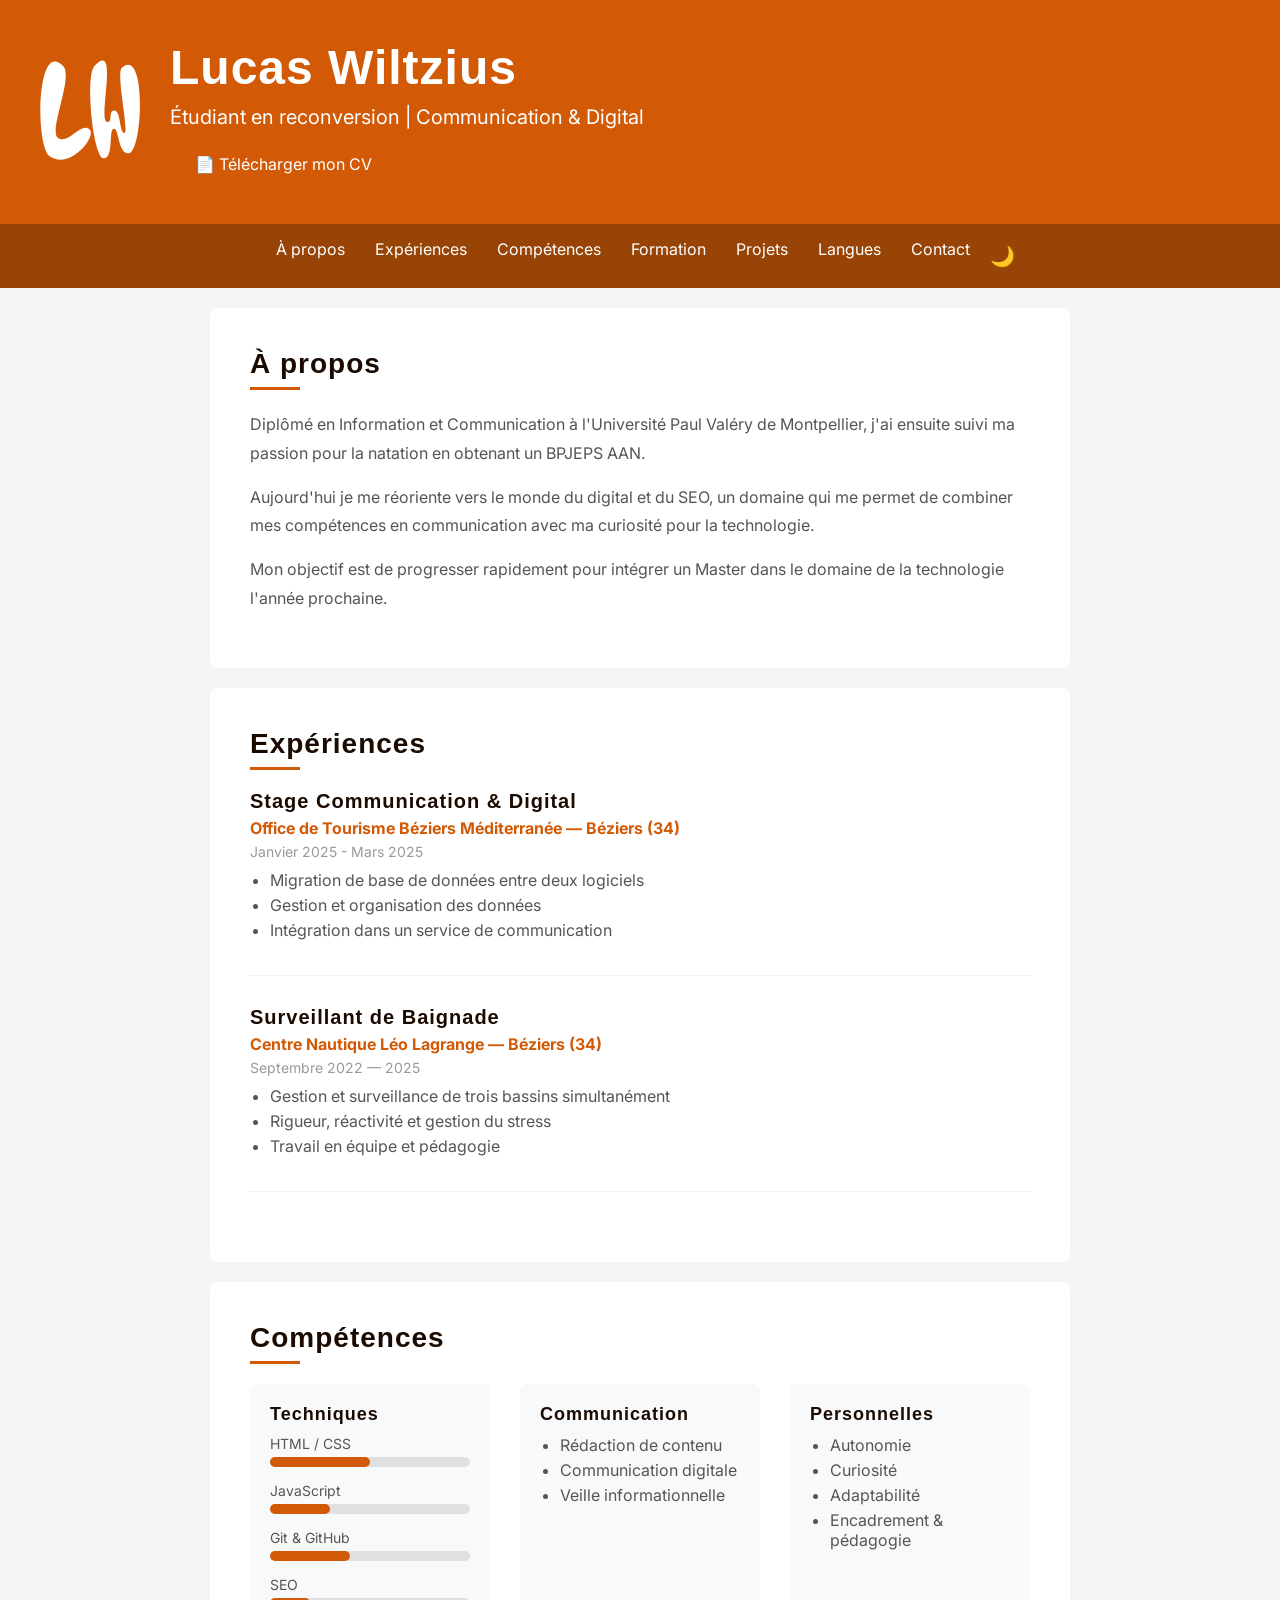
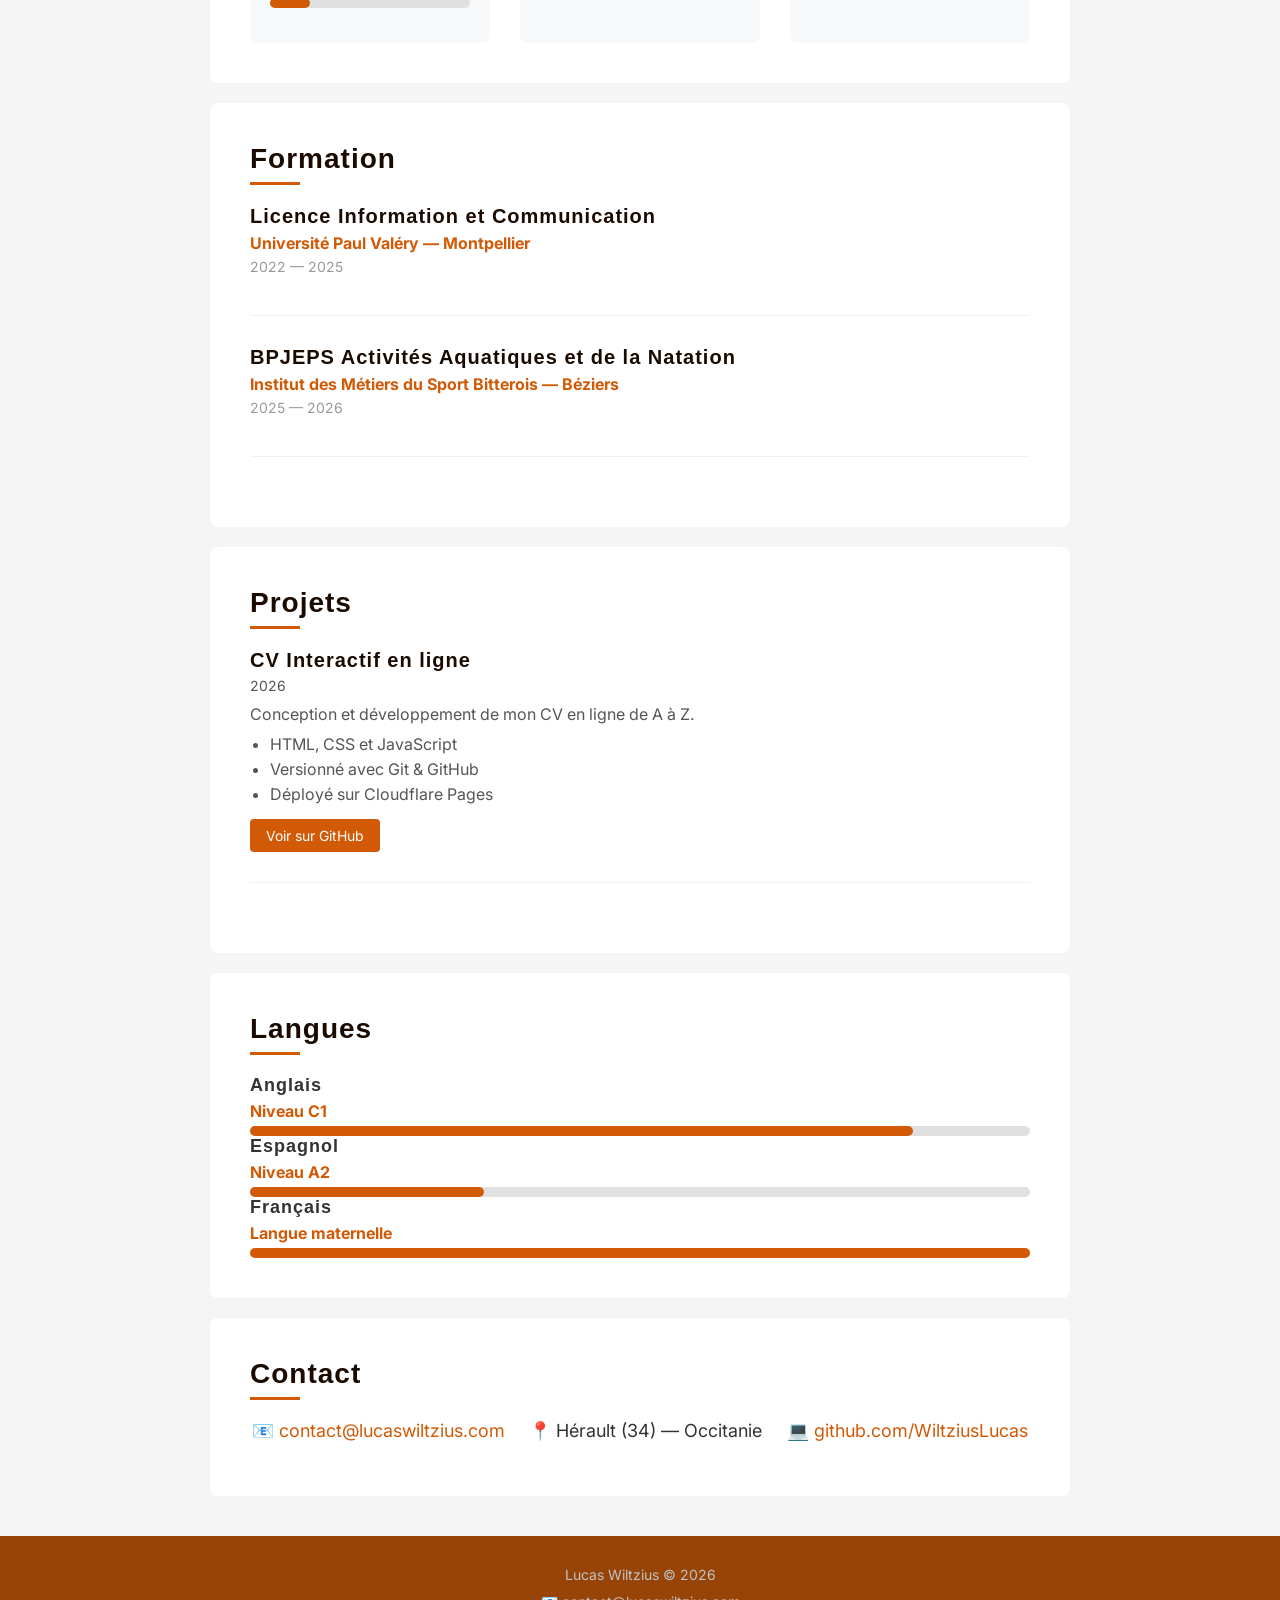
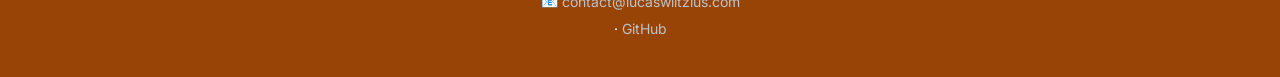
<file: index.html>
<!DOCTYPE html>
<html lang="fr">

<head>
    <meta charset="UTF-8">
    <meta name="viewport" content="width=device-width, initial-scale=1.0">
    <meta name="description"
        content="CV en ligne de Lucas Wiltzius, étudiant en reconversion vers le digital et le SEO. Diplômé en Information-Communication, basé en Occitanie.">
    <meta name="keywords" content="Lucas Wiltzius, CV, digital, SEO, communication, Montpellier, Occitanie">
    <meta name="author" content="Lucas Wiltzius">

    <!-- Facebook Meta Tags -->
    <meta property="og:url" content="https://mon-cv.lucas-d0a.workers.dev/">
    <meta property="og:type" content="website">
    <meta property="og:title" content="Lucas Wiltzius — CV en ligne">
    <meta property="og:description"
        content="Étudiant en reconversion vers le digital et le SEO. Diplômé en Information-Communication, basé en Occitanie.">
    <meta property="og:image" content="https://placehold.co/1200x630">

    <!-- Twitter Meta Tags -->
    <meta name="twitter:card" content="summary_large_image">
    <meta property="twitter:domain" content="mon-cv.lucas-d0a.workers.dev">
    <meta property="twitter:url" content="https://mon-cv.lucas-d0a.workers.dev/">
    <meta name="twitter:title" content="Lucas Wiltzius — CV en ligne">
    <meta name="twitter:description"
        content="Étudiant en reconversion vers le digital et le SEO. Diplômé en Information-Communication, basé en Occitanie.">
    <meta name="twitter:image" content="https://placehold.co/1200x630">

    <!-- Meta Tags Generated via https://www.opengraph.xyz -->

    <!-- Open Graph -->
    <!--
    <meta property="og:title" content="Lucas Wiltzius — CV en ligne">
    <meta property="og:description"
        content="Étudiant en reconversion vers le digital et le SEO. Diplômé en Information-Communication, basé en Occitanie.">
    <meta property="og:type" content="website">
    <meta property="og:url" content="https://mon-cv.lucas-d0a.workers.dev">
    <meta property="og:image" content="https://placehold.co/1200x630"> -->

    <title>CV - Lucas Wiltzius</title>
    <link
        href="https://fonts.googleapis.com/css2?family=Playfair+Display:wght@700&family=Inter:wght@400;600&display=swap"
        href="https://fonts.googleapis.com/css2?family=Oswald:wght@600;700&family=Inter:wght@400;600&display=swap"
        rel="stylesheet">
    <link rel="stylesheet" href="css/style.css">
    <link rel="icon" type="image/svg+xml" href="assets/images/logo-optimise.svg">
</head>

<!-- Google tag (gtag.js) -->
<script async src="https://www.googletagmanager.com/gtag/js?id=G-15H95GL3NT"></script>
<script>
    window.dataLayer = window.dataLayer || [];
    function gtag() { dataLayer.push(arguments); }
    gtag('js', new Date());

    gtag('config', 'G-15H95GL3NT');
</script>

<body>
    <header>
        <div class="header-logo">
            <img src="assets/images/logo-blanc.svg" alt="Logo Lucas Wiltzius" class="logo">
        </div>
        <div class="header-texte">
            <h1>Lucas Wiltzius</h1>
            <p>Étudiant en reconversion | Communication & Digital</p>
            <button class="btn-cv" id="btn-cv" onclick="window.print()">
                📄 Télécharger mon CV
            </button>
        </div>
    </header>

    <nav>
        <button class="hamburger" id="hamburger">☰</button>
        <div class="nav-liens" id="nav-liens">
            <a href="#apropos">À propos</a>
            <a href="#experiences">Expériences</a>
            <a href="#competences">Compétences</a>
            <a href="#formation">Formation</a>
            <a href="#projets">Projets</a>
            <a href="#langues">Langues</a>
            <a href="#contact">Contact</a>
            <button class="toggle-theme" id="toggle-theme">🌙</button>
        </div>
    </nav>

    <main>
        <section id="apropos">
            <h2>À propos</h2>
            <p>Diplômé en Information et Communication à l'Université Paul Valéry de Montpellier, j'ai ensuite suivi ma
                passion pour la natation en obtenant un BPJEPS AAN.</p>
            <p>Aujourd'hui je me réoriente vers le monde du digital et du SEO, un domaine qui me permet de combiner mes
                compétences en communication avec ma curiosité pour la technologie.</p>
            <p>Mon objectif est de progresser rapidement pour intégrer un Master dans le domaine de la technologie
                l'année prochaine.</p>
        </section>

        <section id="experiences">
            <h2>Expériences</h2>

            <div class="experience-item">
                <h3>Stage Communication & Digital</h3>
                <p class="etablissement">Office de Tourisme Béziers Méditerranée — Béziers (34)</p>
                <p class="date">Janvier 2025 - Mars 2025</p>
                <ul>
                    <li>Migration de base de données entre deux logiciels</li>
                    <li>Gestion et organisation des données</li>
                    <li>Intégration dans un service de communication</li>
                </ul>
            </div>

            <div class="experience-item">
                <h3>Surveillant de Baignade</h3>
                <p class="etablissement">Centre Nautique Léo Lagrange — Béziers (34)</p>
                <p class="date">Septembre 2022 — 2025</p>
                <ul>
                    <li>Gestion et surveillance de trois bassins simultanément</li>
                    <li>Rigueur, réactivité et gestion du stress</li>
                    <li>Travail en équipe et pédagogie</li>
                </ul>
            </div>

        </section>

        <section id="competences">
            <h2>Compétences</h2>

            <div class="contenu">

                <div class="competences-groupe">
                    <h3>Techniques</h3>

                    <div class="barre-item">
                        <span>HTML / CSS</span>
                        <div class="barre">
                            <div class="barre-progression" data-progression="50"></div>
                        </div>
                    </div>

                    <div class="barre-item">
                        <span>JavaScript</span>
                        <div class="barre">
                            <div class="barre-progression" data-progression="30"></div>
                        </div>
                    </div>

                    <div class="barre-item">
                        <span>Git & GitHub</span>
                        <div class="barre">
                            <div class="barre-progression" data-progression="40"></div>
                        </div>
                    </div>

                    <div class="barre-item">
                        <span>SEO</span>
                        <div class="barre">
                            <div class="barre-progression" data-progression="20"></div>
                        </div>
                    </div>

                </div>

                <div class="competences-groupe">
                    <h3>Communication</h3>
                    <ul>
                        <li>Rédaction de contenu</li>
                        <li>Communication digitale</li>
                        <li>Veille informationnelle</li>
                    </ul>
                </div>

                <div class="competences-groupe">
                    <h3>Personnelles</h3>
                    <ul>
                        <li>Autonomie</li>
                        <li>Curiosité</li>
                        <li>Adaptabilité</li>
                        <li>Encadrement & pédagogie</li>
                    </ul>
                </div>
            </div>

        </section>

        <section id="formation">
            <h2>Formation</h2>

            <div class="formation-item">
                <h3>Licence Information et Communication</h3>
                <p class="etablissement">Université Paul Valéry — Montpellier</p>
                <p class="date">2022 — 2025</p>
            </div>

            <div class="formation-item">
                <h3>BPJEPS Activités Aquatiques et de la Natation</h3>
                <p class="etablissement">Institut des Métiers du Sport Bitterois — Béziers</p>
                <p class="date">2025 — 2026</p>
            </div>

        </section>

        <section id="projets">
            <h2>Projets</h2>

            <div class="projet-item">
                <h3>CV Interactif en ligne</h3>
                <p class="date">2026</p>
                <p>Conception et développement de mon CV en ligne de A à Z.</p>
                <ul>
                    <li>HTML, CSS et JavaScript</li>
                    <li>Versionné avec Git & GitHub</li>
                    <li>Déployé sur Cloudflare Pages</li>
                </ul>
                <a href="https://github.com/WiltziusLucas/mon-cv" target="_blank">Voir sur GitHub</a>
            </div>

        </section>

        <section id="langues">
            <h2>Langues</h2>

            <div class="contenu">
                <div class="langue-item">
                    <h3>Anglais</h3>
                    <p class="etablissement">Niveau C1</p>
                    <div class="barre">
                        <div class="barre-progression" data-progression="85"></div>
                    </div>
                </div>

                <div class="langue-item">
                    <h3>Espagnol</h3>
                    <p class="etablissement">Niveau A2</p>
                    <div class="barre">
                        <div class="barre-progression" data-progression="30"></div>
                    </div>
                </div>

                <div class="langue-item">
                    <h3>Français</h3>
                    <p class="etablissement">Langue maternelle</p>
                    <div class="barre">
                        <div class="barre-progression" data-progression="100"></div>
                    </div>
                </div>
            </div>

        </section>

        <section id="contact">
            <h2>Contact</h2>

            <div class="contenu-contact">

                <div class="contact-item">
                    <p>📧 <a href="mailto:contact@lucaswiltzius.com">contact@lucaswiltzius.com</a></p>
                </div>

                <div class="contact-item">
                    <p>📍 Hérault (34) — Occitanie</p>
                </div>

                <div class="contact-item">
                    <p>💻 <a href="https://github.com/WiltziusLucas" target="_blank">github.com/WiltziusLucas</a></p>
                </div>

            </div>

        </section>
    </main>

    <footer>
        <p>Lucas Wiltzius © 2026</p>
        <p>
        <p>📧 <a href="mailto:contact@lucaswiltzius.com">contact@lucaswiltzius.com</a></p>
        ·
        <a href="https://github.com/WiltziusLucas" target="_blank">GitHub</a>
        </p>
    </footer>

    <script src="js/main.js"></script>

</body>

</html>
</file>
<file: css/style.css>
* {
    margin: 0;
    padding: 0;
    box-sizing: border-box;
}

html {
    scroll-behavior: smooth;
}

body {
    font-family: 'Inter', sans-serif;
    background-color: #f5f5f5;
    color: #333333;
}

h1,
h2,
h3 {
    font-family: 'Oswald', sans-serif;
    font-weight: 700;
    letter-spacing: 1px;
    color: #d25a06;
}

header {
    background-color: #d25a06;
    color: #ffffff;
    padding: 40px;
    display: flex;
    flex-direction: row;
    align-items: center;
    justify-content: flex-start;
    gap: 30px;
}

.header-texte h1 {
    color: white;
}

/* Bouton CV */
.btn-cv {
    margin-top: 15px;
    padding: 10px 25px;
    background-color: #d25a06;
    color: #ffffff;
    border: none;
    border-radius: 25px;
    font-size: 16px;
    font-family: 'Inter', sans-serif;
    cursor: pointer;
    transition: background-color 0.3s ease;
}

.btn-cv:hover {
    background-color: #b54e05;
}

.logo {
    width: 100px;
    height: 100px;
}

/* Photo de profil */
.photo-profil {
    width: 150px;
    height: 150px;
    border-radius: 50%;
    border: 4px solid #d25a06;
    margin-bottom: 10px;
}

header h1 {
    font-size: 48px;
    margin-bottom: 10px;
}

header p {
    font-size: 20px;
    color: white;
}

nav {
    background-color: #984407;
    text-align: center;
    padding: 15px;
    position: sticky;
    top: 0;
    z-index: 100;
    display: flex;
    justify-content: center;
    align-items: center;
}

nav a {
    color: #ffffff;
    text-decoration: none;
    margin: 0 15px;
    font-size: 16px;
}

nav a:hover {
    color: #e8711a;
}

main {
    max-width: 900px;
    margin: 0 auto;
    padding: 20px;
}

section {
    background-color: #ffffff;
    border-radius: 8px;
    padding: 40px;
    margin-bottom: 20px;
    opacity: 0;
    transform: translateY(30px);
    transition: opacity 0.6s ease, transform 0.6s ease;
    scroll-margin-top: 140px;
}

section.visible {
    opacity: 1;
    transform: translateY(0);
}

section h2 {
    font-size: 28px;
    color: #1a0a00;
    margin-bottom: 20px;
    padding-bottom: 10px;
    position: relative;
}

section h2::after {
    content: '';
    position: absolute;
    left: 0;
    bottom: 0;
    width: 50px;
    height: 3px;
    background-color: #d25a06;
}

footer {
    background-color: #984407;
    color: #ffffff;
    text-align: center;
    padding: 30px 20px;
    font-size: 14px;
}

footer p {
    color: #bdc3c7;
    margin-bottom: 10px;
}

footer a {
    color: #bdc3c7;
    text-decoration: none;
}

footer a:hover {
    text-decoration: underline;
}

/* Expériences & Formation */
.experience-item,
.formation-item {
    margin-bottom: 30px;
    padding-bottom: 30px;
    border-bottom: 1px solid #f0f0f0;
}

.experience-item h3,
.formation-item h3 {
    font-size: 20px;
    color: #1a0a00;
    margin-bottom: 5px;
}

.etablissement {
    color: #d25a06;
    font-weight: bold;
    margin-bottom: 5px;
}

.date {
    color: #999999;
    font-size: 14px;
    margin-bottom: 10px;
}

.experience-item ul {
    padding-left: 20px;
}

.experience-item ul li {
    margin-bottom: 5px;
    color: #555555;
}

/* Compétences */
#competences .contenu {
    display: flex;
    gap: 30px;
}

.competences-groupe {
    flex: 1;
    background-color: #f8f9fa;
    padding: 20px;
    border-radius: 8px;
}

.competences-groupe h3 {
    font-size: 18px;
    color: #1a0a00;
    margin-bottom: 10px;
}

.competences-groupe ul {
    padding-left: 20px;
}

.competences-groupe ul li {
    margin-bottom: 5px;
    color: #555555;
}

/* Contact */

/* Contact Flexbox */
.contenu-contact {
    display: flex;
    justify-content: space-around;
    align-items: center;
    flex-wrap: wrap;
    gap: 20px;
}

.contact-item {
    margin-bottom: 15px;
    font-size: 18px;
}

.contact-item a {
    color: #d25a06;
    text-decoration: none;
}

.contact-item a:hover {
    text-decoration: underline;
}

/* À propos */
#apropos p {
    color: #555555;
    font-size: 16px;
    line-height: 1.8;
    margin-bottom: 15px;
}

/* Projets */
.projet-item {
    margin-bottom: 30px;
    padding-bottom: 30px;
    border-bottom: 1px solid #f0f0f0;
}

.projet-item h3 {
    font-size: 20px;
    color: #1a0a00;
    margin-bottom: 5px;
}

.projet-item p {
    color: #555555;
    margin-bottom: 10px;
}

.projet-item ul {
    padding-left: 20px;
    margin-bottom: 15px;
}

.projet-item ul li {
    margin-bottom: 5px;
    color: #555555;
}

.projet-item a {
    display: inline-block;
    background-color: #d25a06;
    color: #ffffff;
    padding: 8px 16px;
    border-radius: 4px;
    text-decoration: none;
    font-size: 14px;
}

.projet-item a:hover {
    background-color: #d25a06;
}

/* Hamburger - styles de base */
.hamburger {
    display: none;
    background: none;
    border: none;
    color: #ffffff;
    font-size: 28px;
    cursor: pointer;
}

.nav-liens {
    display: flex;
    gap: 0;
}

/* Barres de progression */
.barre-item {
    margin-bottom: 15px;
}

.barre-item span {
    display: block;
    font-size: 14px;
    color: #555555;
    margin-bottom: 5px;
}

.barre {
    background-color: #e0e0e0;
    border-radius: 10px;
    height: 10px;
    width: 100%;
}

.barre-progression {
    height: 10px;
    border-radius: 10px;
    background-color: #d25a06;
    width: 0%;
    transition: width 1s ease;
}

section {
    transition: transform 0.2s ease, box-shadow 0.2s ease;
}

section:hover {
    transform: translateY(-3px);
    box-shadow: 0 8px 25px rgba(0, 0, 0, 0.1);
}

/* Langues */
.langue-item h3 {
    color: #333333;
    font-size: 18px;
    margin-bottom: 5px;
}

/* Page 404 */
.page-404 {
    display: flex;
    flex-direction: column;
    align-items: center;
    justify-content: center;
    min-height: 100vh;
    text-align: center;
    gap: 20px;
}

.page-404 h1 {
    font-size: 120px;
    color: #d25a06;
    line-height: 1;
}

.page-404 p {
    font-size: 24px;
    color: #555555;
}

.page-404 a {
    display: inline-block;
    background-color: #d25a06;
    color: #ffffff;
    padding: 12px 30px;
    border-radius: 25px;
    text-decoration: none;
    font-size: 16px;
    transition: background-color 0.3s ease;
}

.page-404 a:hover {
    background-color: #b54e05;
}

/* Media Queries */
@media (max-width: 768px) {
    header h1 {
        font-size: 32px;
    }

    section {
        padding: 20px;
    }

    #competences .contenu {
        flex-direction: column;
    }

    .hamburger {
        display: block;
    }

    .nav-liens {
        display: none;
        flex-direction: column;
        width: 100%;
        gap: 10px;
        margin-top: 10px;
    }

    .nav-liens.ouvert {
        display: flex;
    }

    nav {
        display: flex;
        flex-wrap: wrap;
        align-items: center;
        justify-content: center;
    }
}

/* Toggle theme bouton */
.toggle-theme {
    background: none;
    border: none;
    font-size: 20px;
    cursor: pointer;
    padding: 5px;
}

/* Dark mode */
/* Dark mode */
body.dark {
    background-color: #1a1a1a;
    color: #e0e0e0;
}

body.dark section {
    background-color: #2d2d2d;
}

body.dark nav {
    background-color: #1a0800;
}

body.dark header {
    background-color: #0d0500;
}

body.dark header h1 {
    color: #ff9a4d;
}

body.dark header p {
    color: #e8711a;
}

body.dark .logo {
    filter: brightness(0) saturate(100%) invert(65%) sepia(80%) saturate(500%) hue-rotate(340deg) brightness(110%);
}

body.dark h2,
body.dark h3 {
    color: #ff9a4d;
}

body.dark .competences-groupe {
    background-color: #3a3a3a;
}

body.dark footer {
    background-color: #0d0500;
}

body.dark .experience-item,
body.dark .formation-item,
body.dark .projet-item {
    border-bottom: 1px solid #444444;
}

body.dark .etablissement {
    color: #ff9a4d;
}

body.dark nav a {
    color: #e0e0e0;
}

body.dark nav a:hover {
    color: #ff9a4d;
}

/* CSS impression */
@media print {

    nav,
    .btn-cv,
    .toggle-theme,
    .hamburger {
        display: none !important;
    }

    body {
        background-color: #ffffff;
        color: #000000;
    }

    section {
        box-shadow: none;
        border: 1px solid #eeeeee;
        break-inside: avoid;
    }

    header {
        background-color: #ffffff;
        color: #000000;
    }

    header h1,
    header p {
        color: #000000;
    }

    .barre-progression {
        print-color-adjust: exact;
        -webkit-print-color-adjust: exact;
    }
}
</file>
